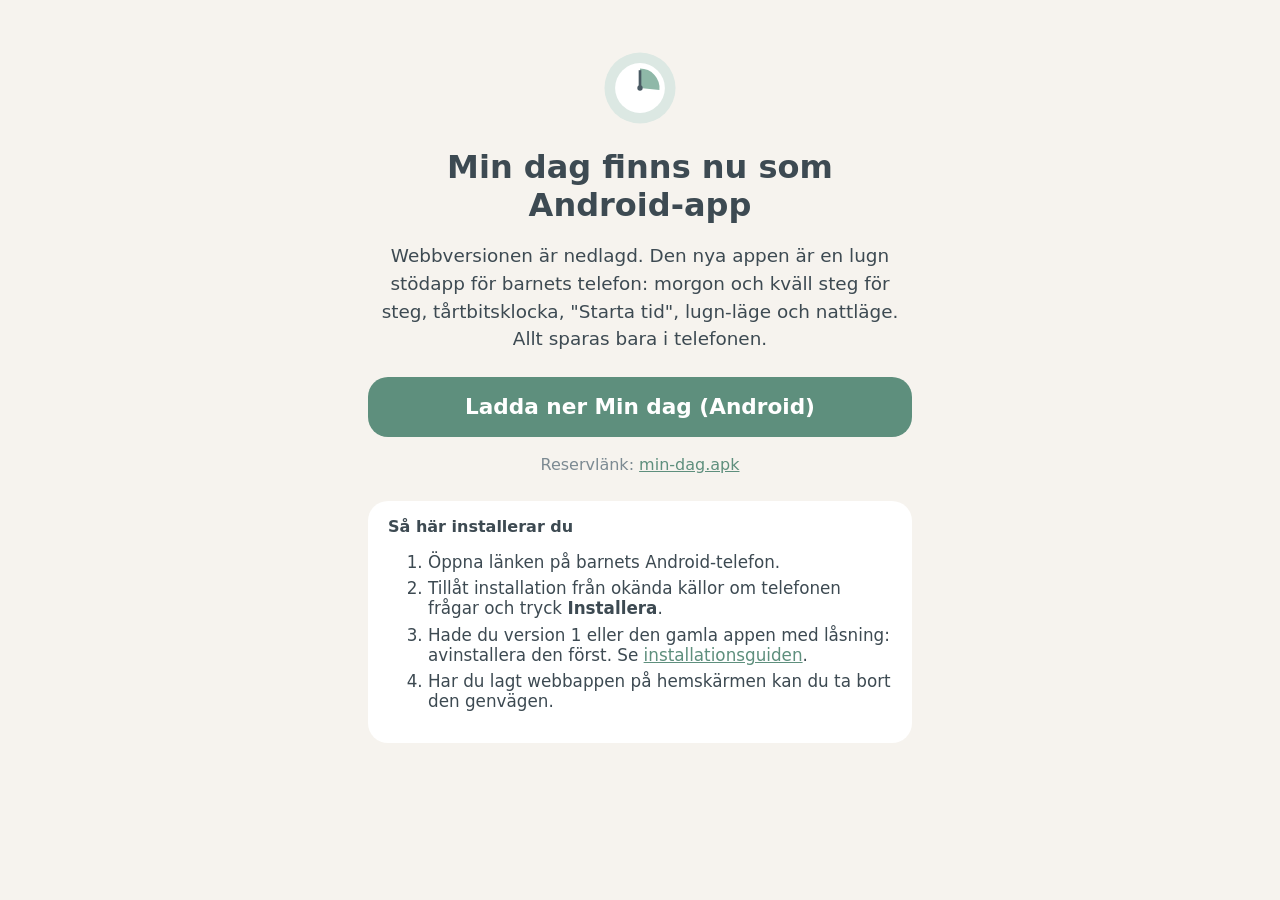
<file: index.html>
<!doctype html>
<html lang="sv">
<head>
<meta charset="utf-8">
<meta name="viewport" content="width=device-width, initial-scale=1">
<title>Min dag – ladda ner Android-appen</title>
<meta name="theme-color" content="#5e8f7d">
<link rel="icon" href="/min-dag/favicon.svg">
<link rel="apple-touch-icon" href="/min-dag/icons/icon-180.png">
<link rel="manifest" href="/min-dag/manifest.webmanifest">
<style>
  body { margin: 0; font-family: system-ui, -apple-system, "Segoe UI", Roboto, sans-serif; background: #f6f3ee; color: #3d4a52; }
  main { max-width: 34rem; margin: 0 auto; padding: 2.5rem 1.25rem 3rem; text-align: center; }
  h1 { font-size: 2rem; margin: .5rem 0 .75rem; }
  p { font-size: 1.15rem; line-height: 1.5; }
  .btn { display: block; margin: 1.5rem auto .75rem; padding: 1.1rem 1.25rem; border-radius: 1.25rem; background: #5e8f7d; color: #fff;
         font-size: 1.35rem; font-weight: 600; text-decoration: none; }
  .soft { color: #7c8a92; font-size: 1rem; }
  .box { background: #fff; border-radius: 1.25rem; padding: 1rem 1.25rem; text-align: left; margin-top: 1.5rem; }
  .box li { margin: .4rem 0; font-size: 1.05rem; }
  a { color: #5e8f7d; }
</style>
</head>
<body>
<main>
  <svg width="96" height="96" viewBox="0 0 108 108" aria-hidden="true"><circle cx="54" cy="54" r="40" fill="#dce8e3"/><circle cx="54" cy="54" r="28" fill="#fff"/><path d="M54 54V32a22 22 0 0 1 21.9 24.2z" fill="#8fb8a8"/><rect x="52.5" y="34" width="3" height="21" fill="#4a5a63"/><circle cx="54" cy="54" r="3" fill="#4a5a63"/></svg>
  <h1>Min dag finns nu som Android-app</h1>
  <p>Webbversionen är nedlagd. Den nya appen är en lugn stödapp för barnets telefon: morgon och kväll steg för steg, tårtbitsklocka, "Starta tid", lugn-läge och nattläge. Allt sparas bara i telefonen.</p>
  <a class="btn" href="https://github.com/Granfors21/min-dag/releases/latest/download/min-dag.apk">Ladda ner Min dag (Android)</a>
  <p class="soft">Reservlänk: <a href="/min-dag/min-dag.apk">min-dag.apk</a></p>
  <div class="box">
    <strong>Så här installerar du</strong>
    <ol>
      <li>Öppna länken på barnets Android-telefon.</li>
      <li>Tillåt installation från okända källor om telefonen frågar och tryck <b>Installera</b>.</li>
      <li>Hade du version 1 eller den gamla appen med låsning: avinstallera den först. Se <a href="https://github.com/Granfors21/min-dag/blob/main/android/INSTALLERA.md">installationsguiden</a>.</li>
      <li>Har du lagt webbappen på hemskärmen kan du ta bort den genvägen.</li>
    </ol>
  </div>
</main>
<script>
  // Ta bort den gamla webbappens service worker och cache så att version 1 försvinner.
  if ("serviceWorker" in navigator) {
    navigator.serviceWorker.getRegistrations().then(function (rs) { rs.forEach(function (r) { r.unregister(); }); });
  }
  if (window.caches) { caches.keys().then(function (ks) { ks.forEach(function (k) { caches.delete(k); }); }); }
</script>
</body>
</html>
</file>
